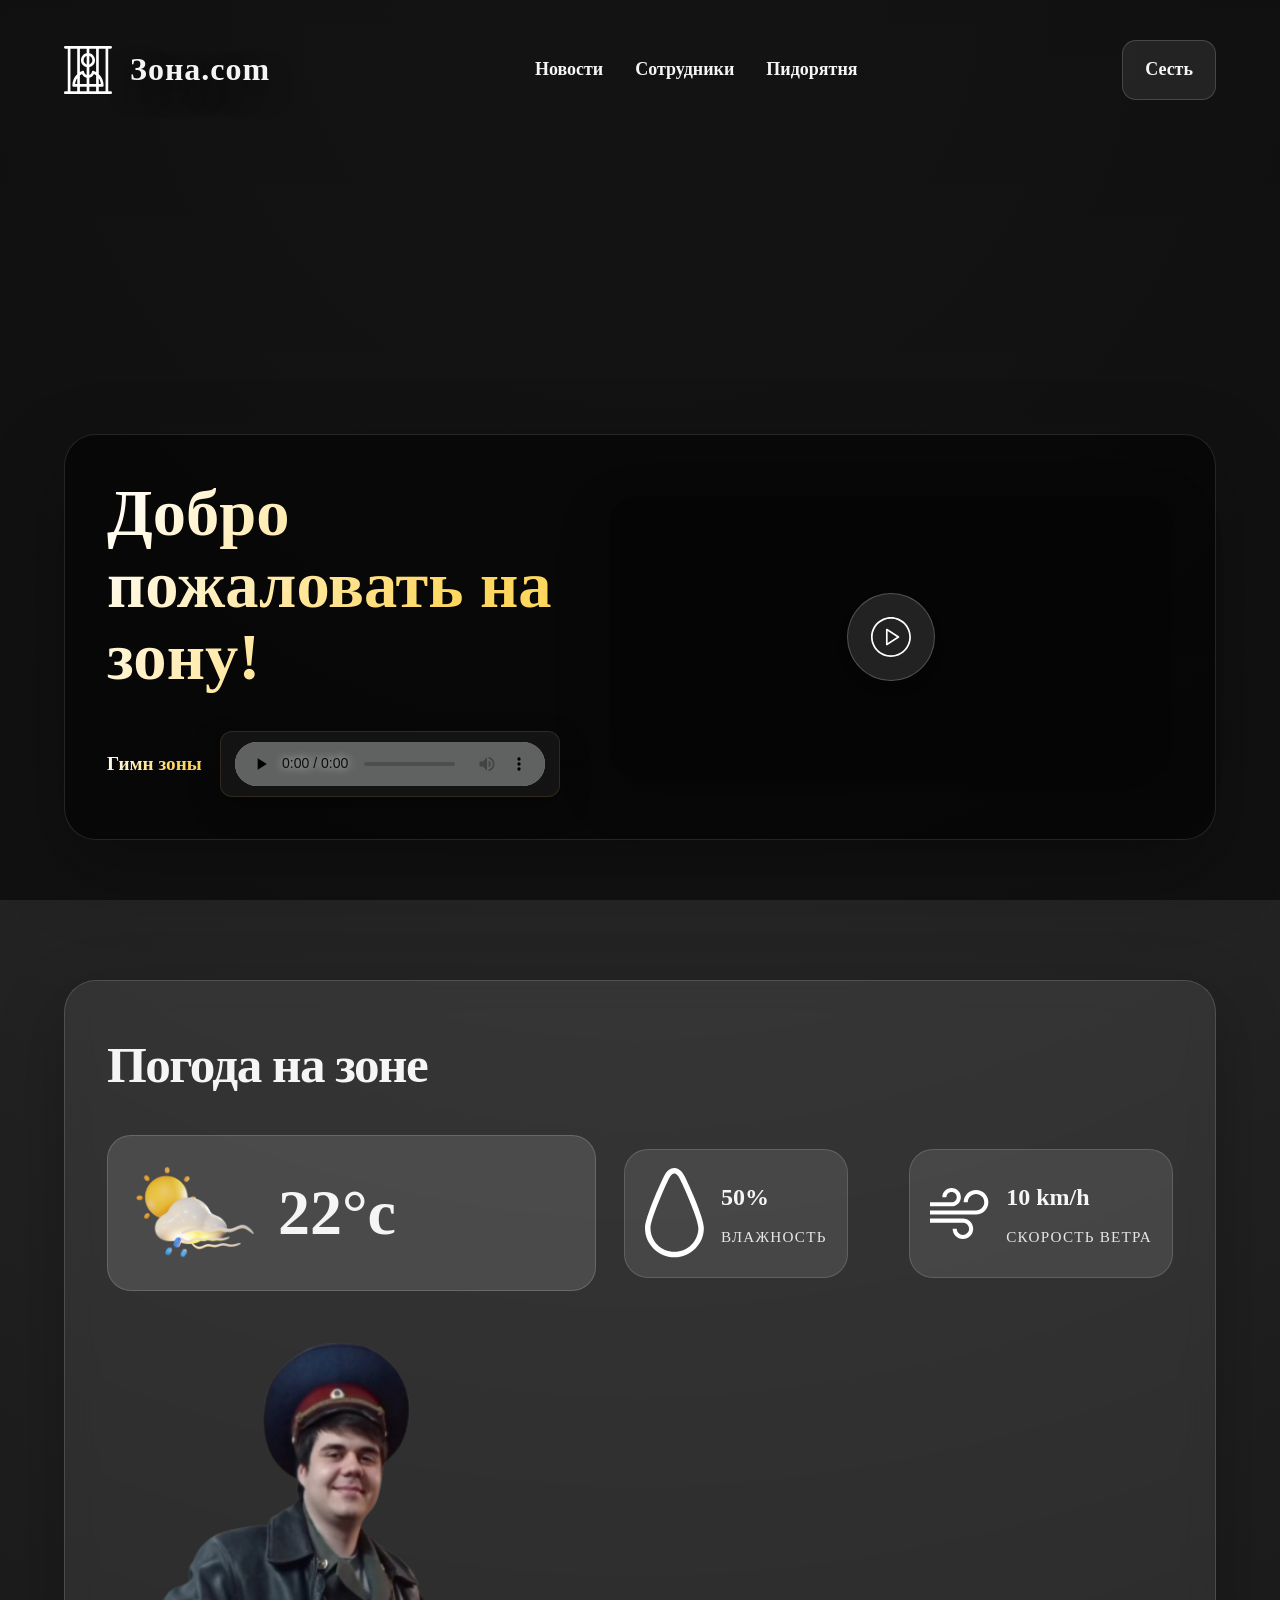
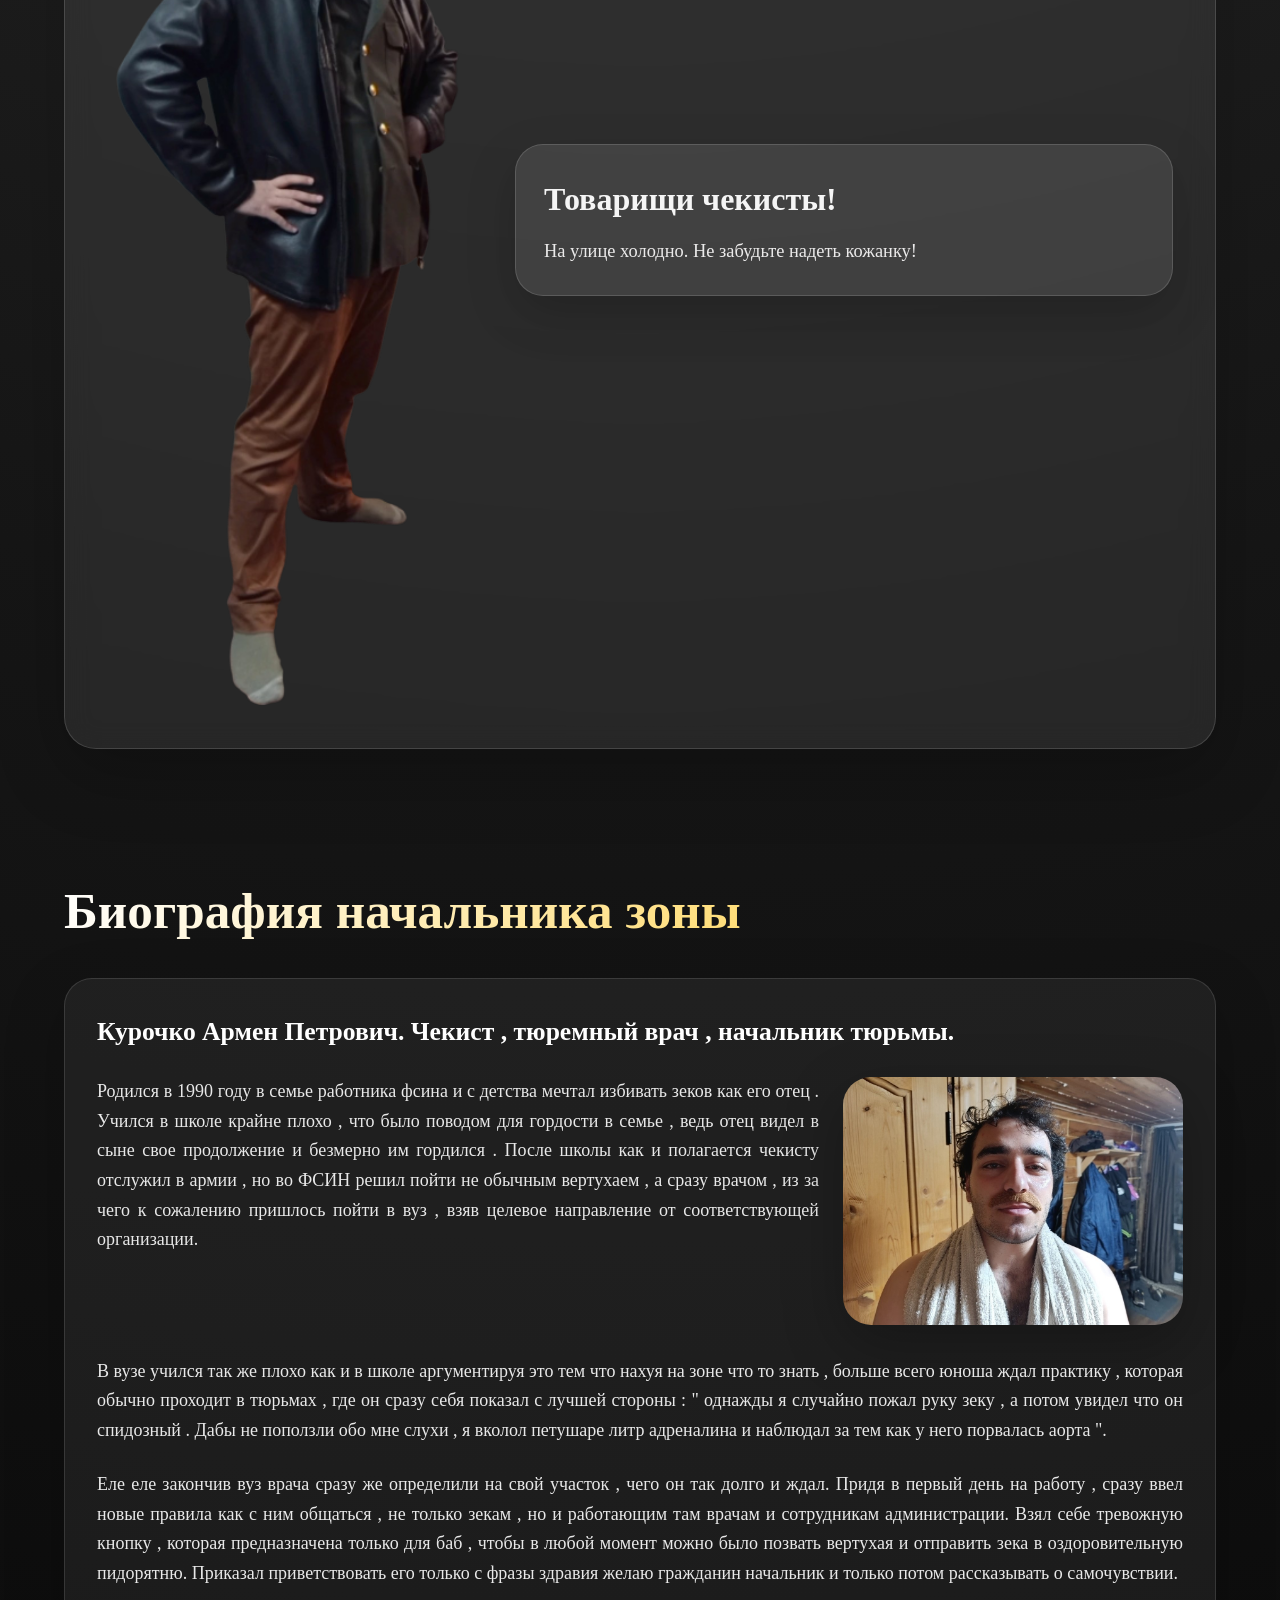
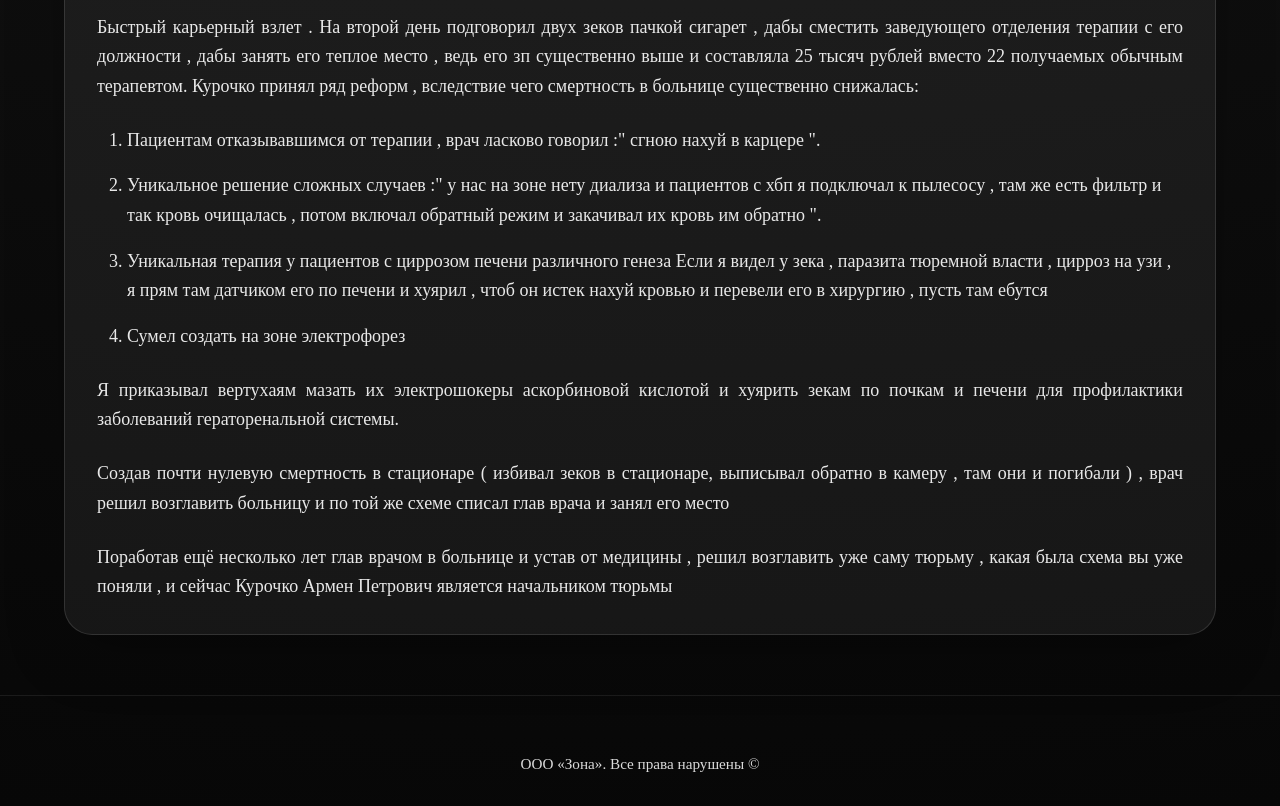
<file: index.html>
<!DOCTYPE html>
<html lang="en">

<head>
    <meta charset="UTF-8">
    <meta name="viewport" content="width=device-width, initial-scale=1.0">
    <title>Зона</title>
    <link rel="stylesheet" href="./css/reset.css">
    <link rel="stylesheet" href="./css/main.css">
    <link rel="stylesheet" href="./css/weather.css">
</head>

<body>
    <header class="header header-h" id="header"></header>

    <main id="home">

        <section class="app" id="weather-widget"></section>

        <section>
            <div class="container">
                <h1 class="bio-title">Биография начальника зоны</h1>
                <div class="bio-text">
                    <h2>Курочко Армен Петрович. Чекист , тюремный врач , начальник тюрьмы.</h2>
                    <div class="text-img">
                        <p>Родился в 1990 году в семье работника фсина и с детства мечтал избивать зеков как его отец .
                            Учился
                            в школе крайне плохо
                            , что было поводом для гордости в семье , ведь отец видел в сыне свое продолжение и безмерно
                            им
                            гордился . После школы
                            как и полагается чекисту отслужил в армии , но во ФСИН решил пойти не обычным вертухаем , а
                            сразу
                            врачом , из за чего к
                            сожалению пришлось пойти в вуз , взяв целевое направление от соответствующей организации.
                        </p>

                        <div class="bio-img-container">
                            <img src="./img/bio-img.jpg" alt="Armen" class="bio-img">
                        </div>

                    </div>


                    <p>В вузе учился так же плохо как и в школе аргументируя это тем что нахуя на зоне что то знать ,
                        больше всего юноша ждал
                        практику , которая обычно проходит в тюрьмах , где он сразу себя показал с лучшей стороны : "
                        однажды я случайно пожал
                        руку зеку , а потом увидел что он спидозный . Дабы не поползли обо мне слухи , я вколол петушаре
                        литр адреналина и
                        наблюдал за тем как у него порвалась аорта ".</p>

                    <p>Еле еле закончив вуз врача сразу же определили на свой участок , чего он так долго и ждал. Придя
                        в
                        первый день на работу
                        , сразу ввел новые правила как с ним общаться , не только зекам , но и работающим там врачам и
                        сотрудникам
                        администрации. Взял себе тревожную кнопку , которая предназначена только для баб , чтобы в любой
                        момент можно было
                        позвать вертухая и отправить зека в оздоровительную пидорятню. Приказал приветствовать его
                        только с
                        фразы здравия желаю
                        гражданин начальник и только потом рассказывать о самочувствии.</p>

                    <p>Быстрый карьерный взлет .
                        На второй день подговорил двух зеков пачкой сигарет , дабы сместить заведующего отделения
                        терапии с
                        его должности , дабы
                        занять его теплое место , ведь его зп существенно выше и составляла 25 тысяч рублей вместо 22
                        получаемых обычным
                        терапевтом. Курочко принял ряд реформ , вследствие чего смертность в больнице существенно
                        снижалась:</p>
                    <ol>
                        <li>Пациентам отказывавшимся от терапии , врач ласково говорил :" сгною нахуй в карцере ".</li>
                        <li>Уникальное решение сложных случаев :" у нас на зоне нету диализа и пациентов с хбп я
                            подключал к
                            пылесосу , там же
                            есть фильтр и так кровь очищалась , потом включал обратный режим и закачивал их кровь им
                            обратно ".</li>
                        <li>Уникальная терапия у пациентов с циррозом печени различного генеза
                            Если я видел у зека , паразита тюремной власти , цирроз на узи , я прям там датчиком его по
                            печени и
                            хуярил , чтоб он
                            истек нахуй кровью и перевели его в хирургию , пусть там ебутся
                        </li>
                        <li>Сумел создать на зоне электрофорез</li>
                    </ol>


                    <p>Я приказывал вертухаям мазать их электрошокеры аскорбиновой кислотой и хуярить зекам по почкам и
                        печени для профилактики
                        заболеваний гераторенальной системы.</p>

                    <p>Создав почти нулевую смертность в стационаре ( избивал зеков в стационаре, выписывал обратно в
                        камеру , там они и
                        погибали ) , врач решил возглавить больницу и по той же схеме списал глав врача и занял его
                        место</p>

                    <p>Поработав ещё несколько лет глав врачом в больнице и устав от медицины , решил возглавить уже
                        саму
                        тюрьму , какая была
                        схема вы уже поняли , и сейчас Курочко Армен Петрович является начальником тюрьмы</p>

                </div>
            </div>
        </section>
        </div>
    </main>

    <footer id="footer" class="footer"></footer>
    <script type="module" src="./js/main1.js"></script>
</body>

</html>
</file>
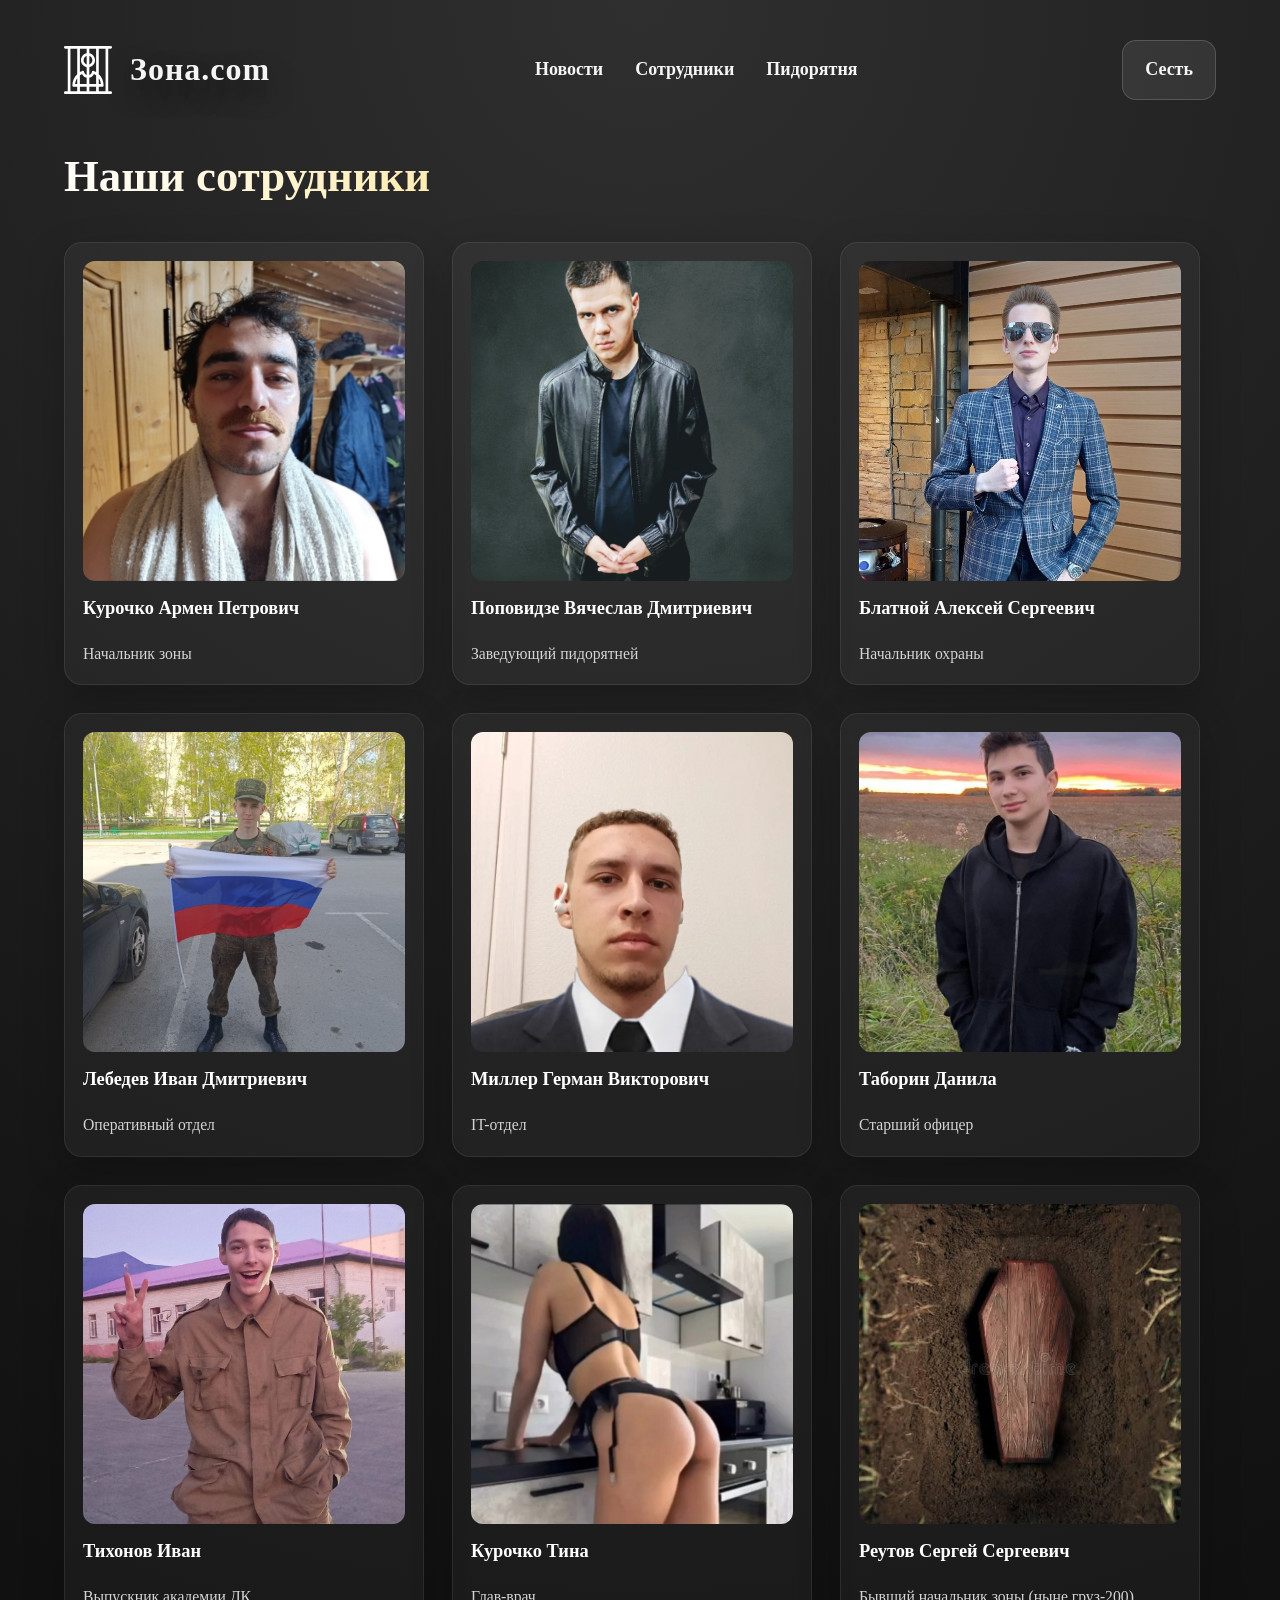
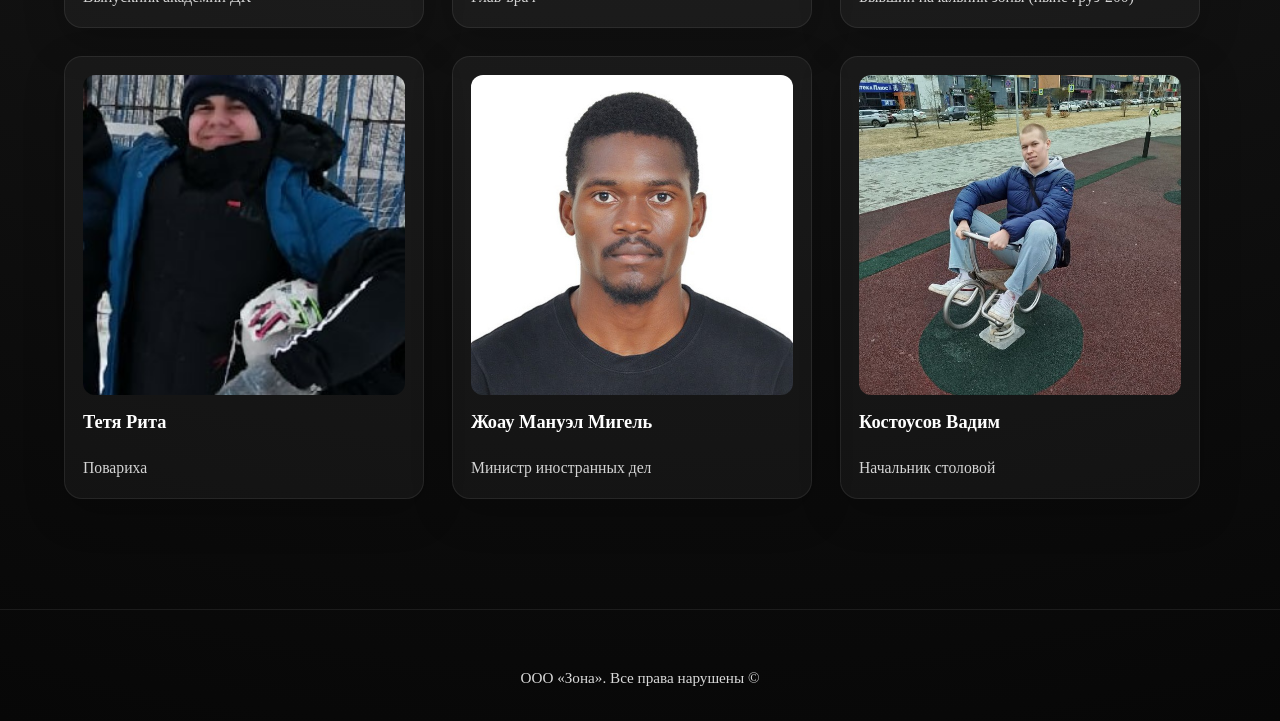
<file: pages/employee.html>
<!DOCTYPE html>
<html lang="en">

<head>
    <meta charset="UTF-8">
    <meta name="viewport" content="width=device-width, initial-scale=1.0">
    <title>Зона</title>
    <link rel="stylesheet" href="../css/reset.css">
    <link rel="stylesheet" href="../css/main.css">
    <link rel="stylesheet" href="../css/weather.css">
    <link rel="stylesheet" href="../css/employee.css">
</head>

<body>
    <header class="header" id="header"></header>

    <main id="employee"></main>

    <footer class="footer" id="footer"></footer>

    <script type="module" src="../js/main1.js"></script>
</body>

</html>
</file>
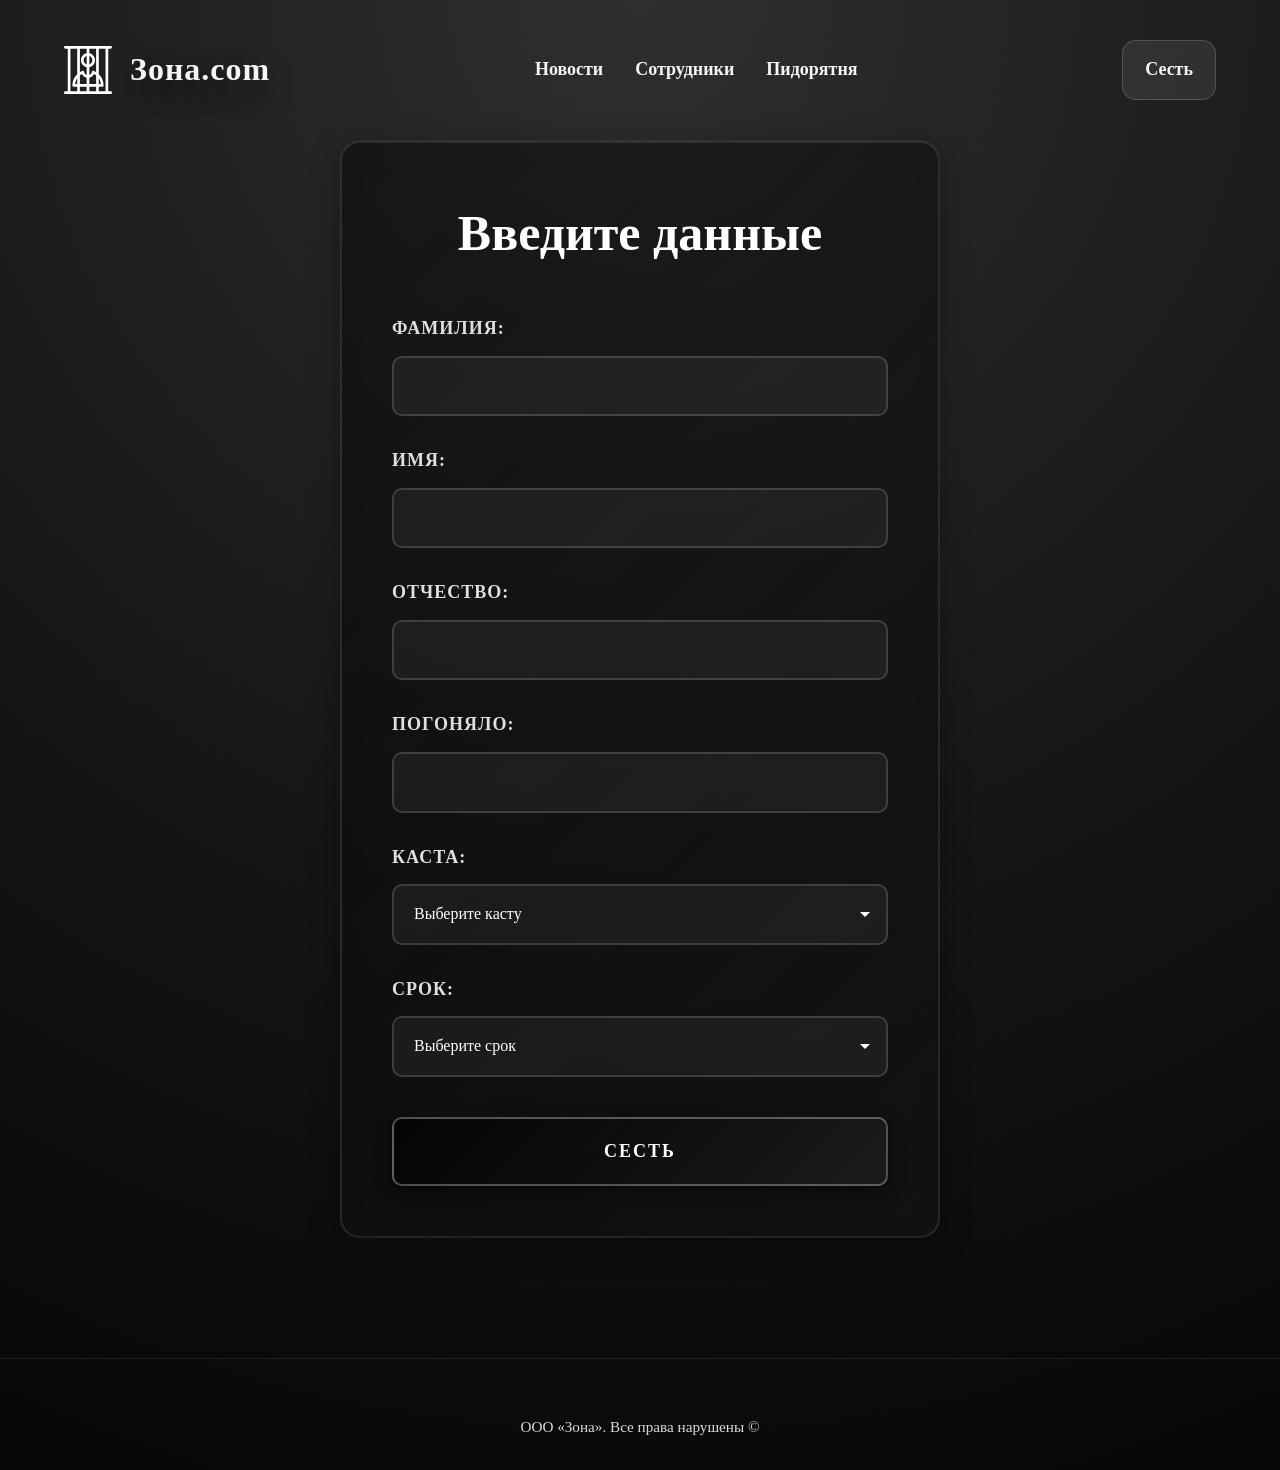
<file: pages/form.html>
<!DOCTYPE html>
<html lang="en">

<head>
    <meta charset="UTF-8">
    <meta name="viewport" content="width=device-width, initial-scale=1.0">
    <title>Зона</title>
    <link rel="stylesheet" href="../css/reset.css">
    <link rel="stylesheet" href="../css/main.css">
    <link rel="stylesheet" href="../css/weather.css">
    <link rel="stylesheet" href="../css/news.css">
    <link rel="stylesheet" href="../css/form.css">
</head>

<body class="page-form">
    <header class="header" id="header"></header>

    <main id="form">
        <section>
            <div class="container">
                <form action="https://formspree.io/f/mjgddger" name="prison-form" method="POST" data-netlify="true"
                    class="form">
                    <h1 class="form-title">Введите данные</h1>

                    <div class="form-line">
                        <label for="surname">Фамилия:</label>
                        <input type="text" id="surname" name="surname" required>
                    </div>

                    <div class="form-line">
                        <label for="name">Имя:</label>
                        <input type="text" id="name" name="name" required>
                    </div>

                    <div class="form-line">
                        <label for="secondName">Отчество:</label>
                        <input type="text" id="secondName" name="secondName">
                    </div>

                    <div class="form-line">
                        <label for="nickname">Погоняло:</label>
                        <input type="text" id="nickname" name="nickname" required>
                    </div>

                    <div class="form-line">
                        <label for="cast">Каста:</label>
                        <select name="cast" id="cast" required>
                            <option value="">Выберите касту</option>
                            <option value="black">«Блатные» («чёрные», положенцы, авторитеты)</option>
                            <option value="gray">«Мужики» («серые»)</option>
                            <option value="red">«Козлы» («красные», «активисты, суки»)</option>
                            <option value="blue">«Петухи» («голубые», «опущенные», «обиженные»)</option>
                        </select>
                    </div>

                    <div class="form-line">
                        <label for="time">Срок:</label>
                        <select name="time" id="time" required>
                            <option value="">Выберите срок</option>
                            <option value="1 год">1 год</option>
                            <option value="3 года">3 года</option>
                            <option value="5 лет">5 лет</option>
                            <option value="10 лет">10 лет</option>
                            <option value="Пожизненно">Пожизненно</option>
                        </select>
                    </div>

                    <button type="submit" class="form-submit">Сесть</button>

                    <div id="message" class="message"></div>
                </form>
            </div>
        </section>
    </main>

    <footer class="footer" id="footer"></footer>
    <script type="module" src="../js/main1.js"></script>
</body>

</html>
</file>
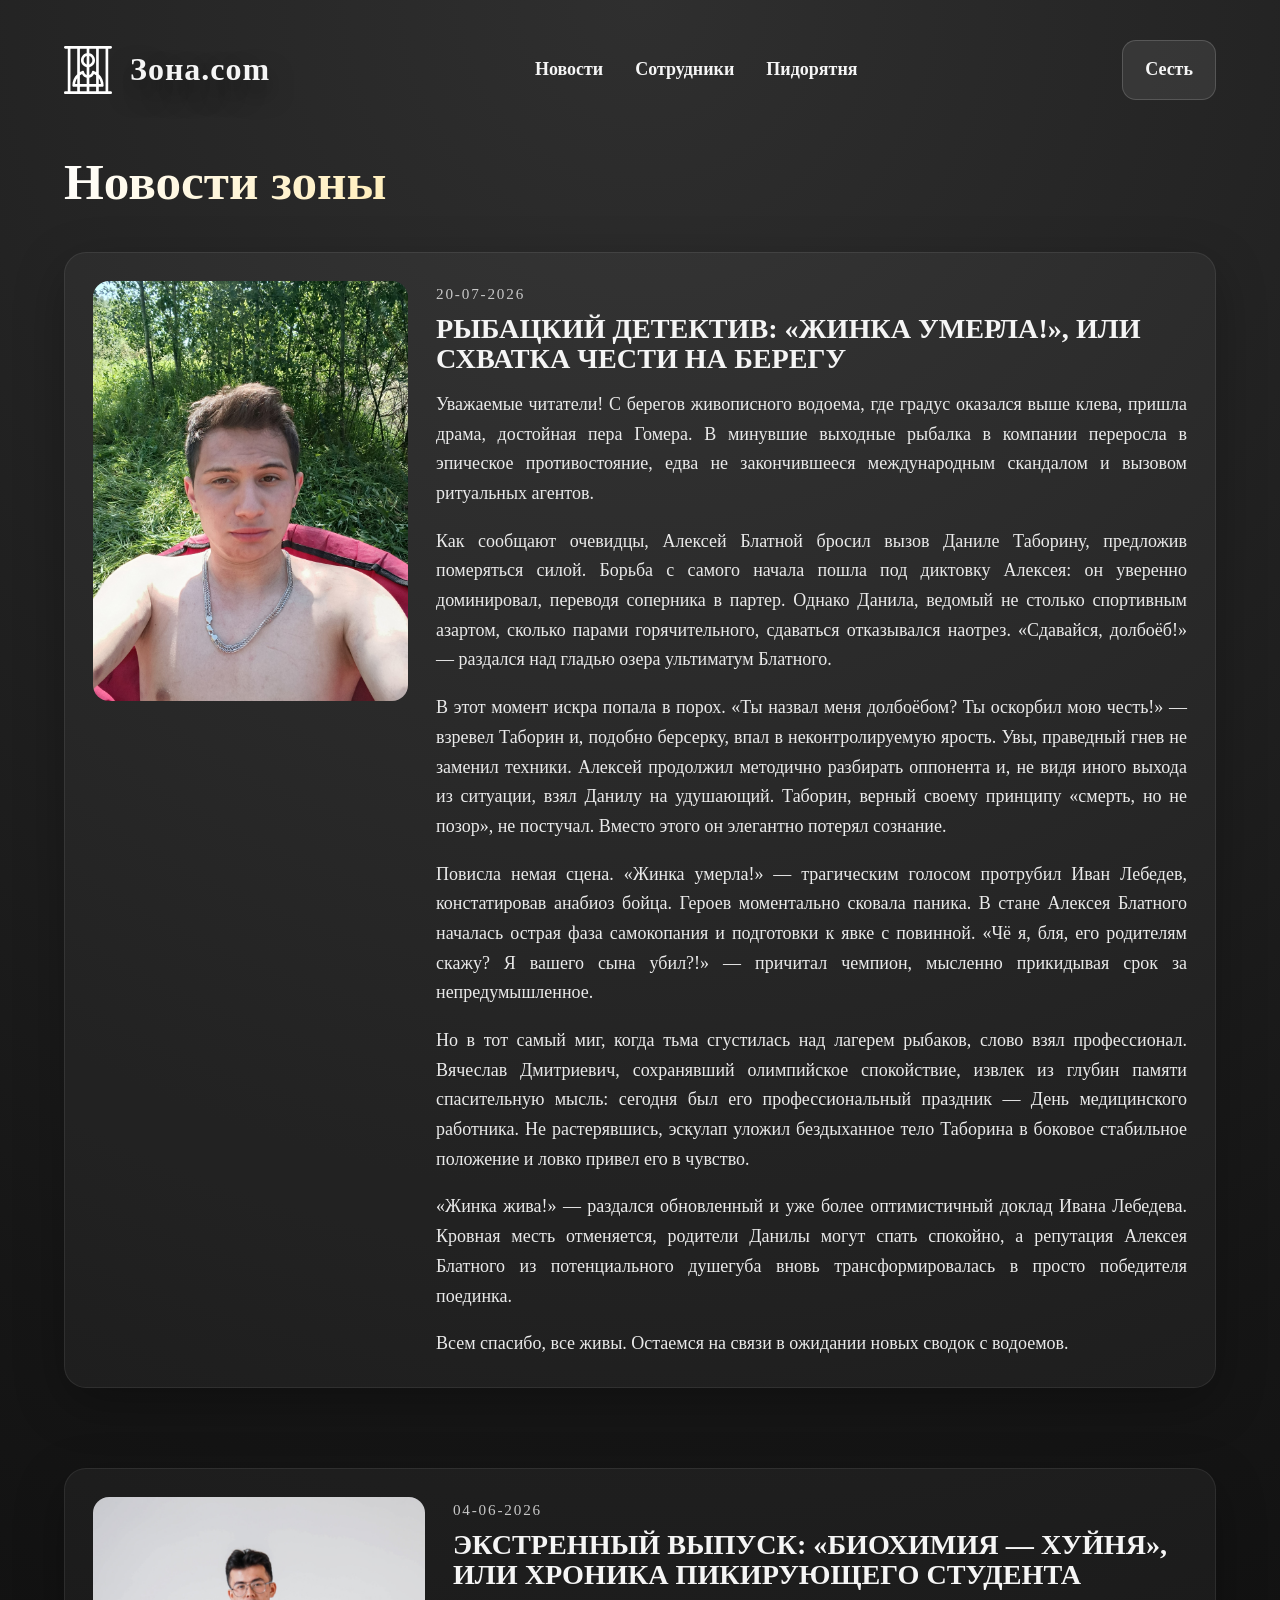
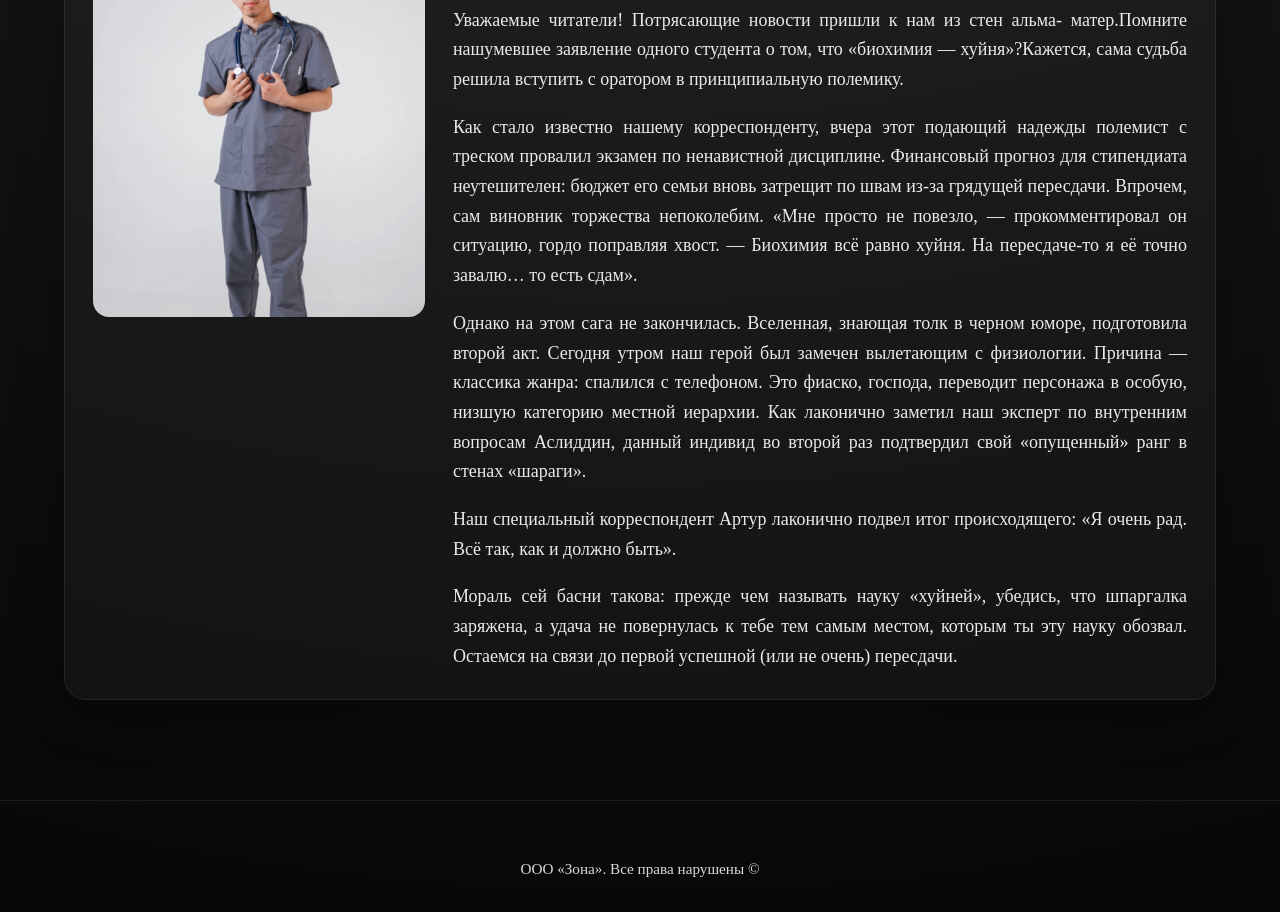
<file: pages/news.html>
<!DOCTYPE html>
<html lang="en">

<head>
    <meta charset="UTF-8">
    <meta name="viewport" content="width=device-width, initial-scale=1.0">
    <title>Зона</title>
    <link rel="stylesheet" href="../css/reset.css">
    <link rel="stylesheet" href="../css/main.css">
    <link rel="stylesheet" href="../css/weather.css">
    <link rel="stylesheet" href="../css/news.css">
</head>

<body>
    <header class="header" id="header"></header>

    <main id="news"></main>

    <footer class="footer" id="footer"></footer>
    <script type="module" src="../js/main1.js"></script>
</body>

</html>
</file>
<file: css/main.css>
*,
*::before,
*::after {
    box-sizing: border-box;
}

html,
body {
    margin: 0;
    padding: 0;
    min-height: 100%;
}

body {
    font-family: Georgia, 'Times New Roman', Times, serif;
    font-size: 18px;
    line-height: 1.65;
    font-weight: 500;
    color: #f5f5f5;
    background: radial-gradient(circle at top, #2f2f2f 0%, #161616 55%, #070707 100%);
}

a {
    color: inherit;
    text-decoration: none;
}

img {
    max-width: 100%;
    display: block;
}

button,
input,
select {
    font: inherit;
}

/* HEADER */

.header {
    background-image: linear-gradient(rgba(0, 0, 0, 0.588), rgba(0, 0, 0, 0.533)), url('https://avatars.mds.yandex.net/i?id=0052e445985fc581bc419fad2e27805e_l-5161061-images-thumbs&n=13');
    background-size: cover;
    background-position: center;
    background-repeat: no-repeat;
    /* min-height: 100vh; */
    display: flex;
    flex-direction: column;
    justify-content: space-between;
}

.header-h {
    min-height: 100vh;
}

.header-row {
    width: min(1160px, 90%);
    margin: 0 auto;
    padding: 40px 0;
    display: flex;
    align-items: center;
    justify-content: space-between;
    gap: 24px;
    flex-wrap: wrap;
}

.header-title {
    display: flex;
    align-items: center;
    gap: 18px;
}

.header-title-img {
    width: 48px;
}

.header-title-text {
    font-size: clamp(1.8rem, 2.5vw, 2.8rem);
    font-weight: 800;
    letter-spacing: 1px;
    text-shadow: 0 12px 24px rgba(0, 0, 0, 0.5);
}

.header-nav ul {
    display: flex;
    flex-wrap: wrap;
    gap: 32px;
    margin: 0;
    padding: 0;
    list-style: none;
}

.header-nav a {
    color: #f5f5f5;
    font-weight: 600;
    transition: color 0.25s ease, transform 0.25s ease;
}

.header-nav a:hover {
    color: #ffd85f;
    transform: translateY(-3px);
}

.header-btn {
    display: inline-flex;
}

.btn {
    display: inline-flex;
    align-items: center;
    justify-content: center;
    padding: 14px 22px;
    border-radius: 14px;
    border: 1px solid rgba(255, 255, 255, 0.16);
    background-color: rgba(255, 255, 255, 0.08);
    color: #ffffff;
    font-weight: 700;
    transition: transform 0.25s ease, background-color 0.25s ease, border-color 0.25s ease;
}

.btn:hover {
    background-color: rgba(255, 216, 95, 0.18);
    border-color: rgba(255, 216, 95, 0.35);
    transform: translateY(-2px);
}

/* MAIN */

.container {
    width: min(1160px, 90%);
    margin: 0 auto;
    padding-bottom: 60px;
}

.card {
    display: grid;
    grid-template-columns: minmax(280px, 1fr) minmax(320px, 1.2fr);
    gap: 32px;
    align-items: center;
    background: rgba(0, 0, 0, 0.555);
    border: 1px solid rgba(255, 255, 255, 0.12);
    border-radius: 32px;
    padding: 42px;
    box-shadow: 0 28px 80px rgba(0, 0, 0, 0.28);
    /* backdrop-filter: blur(12px); */
    overflow: visible;
}

.card-title {
    margin: 0;
    font-size: clamp(2.6rem, 5.2vw, 4.4rem);
    line-height: 1.08;
    font-weight: 800;
    position: relative;
    z-index: 3;
    padding-bottom: 6px;
    background: linear-gradient(120deg, #ffffff, #ffd75f 70%);
    -webkit-background-clip: text;
    -webkit-text-fill-color: transparent;
    display: block;
    max-width: 100%;
    white-space: normal;
    overflow-wrap: break-word;
    word-break: break-word;
}

/* Гимн зоны */
.gimn-container {
    display: flex;
    align-items: center;
    gap: 18px;
    margin-top: 18px;
}

.gimn-title {
    font-size: clamp(1rem, 1.6vw, 1.2rem);
    font-weight: 800;
    color: #fff;
    background: linear-gradient(120deg, #ffffff, #ffd75f 70%);
    -webkit-background-clip: text;
    -webkit-text-fill-color: transparent;
}

.gimn-wrap {
    display: flex;
    align-items: center;
    justify-content: space-between;
    width: 340px;
    max-width: 100%;
    background: rgba(255, 255, 255, 0.05);
    border: 1px solid rgba(255, 215, 95, 0.12);
    border-radius: 12px;
    padding: 10px 14px;
    box-shadow: 0 12px 30px rgba(0, 0, 0, 0.28);
    min-height: 56px;
    z-index: 4;
}

.gimn {
    width: 100%;
    height: 44px;
    display: block;
}

/* small tweaks for WebKit controls (Firefox ignores) */
audio.gimn::-webkit-media-controls-panel {
    background: rgba(0, 0, 0, 0.6);
    border-radius: 8px;
}

@media (max-width: 700px) {
    .gimn-container {
        flex-direction: column;
        align-items: stretch;
        gap: 12px;
        margin-top: 14px;
    }

    .gimn-wrap {
        width: 100%;
    }

    .gimn-title {
        font-size: 1rem;
    }
}

.video-container {
    position: relative;
    border-radius: 28px;
    overflow: hidden;
    min-height: 280px;
    box-shadow: 0 18px 50px rgba(0, 0, 0, 0.26);
    z-index: 1;
}

.video {
    width: 100%;
    height: auto;
    display: block;
}

.overlay {
    position: absolute;
    inset: 0;
    display: flex;
    align-items: center;
    justify-content: center;
    background: rgba(0, 0, 0, 0.32);
}

.overlay.hidden {
    opacity: 0;
    visibility: hidden;
    pointer-events: none;
    transition: opacity 160ms ease, visibility 160ms ease;
}

.video-button {
    width: 88px;
    height: 88px;
    border-radius: 50%;
    background: rgba(255, 255, 255, 0.12);
    border: 1px solid rgba(255, 255, 255, 0.22);
    display: inline-flex;
    align-items: center;
    justify-content: center;
    cursor: pointer;
    transition: transform 0.25s ease, background-color 0.25s ease;
}

.video-button:hover {
    background: rgba(255, 255, 255, 0.22);
    transform: scale(1.05);
}

.btn-icon {
    width: 40px;
    height: auto;
    filter: drop-shadow(0 8px 20px rgba(0, 0, 0, 0.35));
}

.bio-title {
    font-size: clamp(3rem, 4vw, 4.4rem);
    font-weight: 800;
    margin-top: 0;
    margin-bottom: 24px;
    background: linear-gradient(120deg, #ffffff, #ffd75f 70%);
    -webkit-background-clip: text;
    -webkit-text-fill-color: transparent;
}

.bio-text {
    background: rgba(255, 255, 255, 0.06);
    border: 1px solid rgba(255, 255, 255, 0.12);
    border-radius: 28px;
    padding: 32px;
    box-shadow: 0 20px 60px rgba(0, 0, 0, 0.22);
    color: #e8e8e8;
}

.bio-text h2 {
    font-size: 1.6rem;
    font-weight: 700;
    margin-bottom: 24px;
    color: #fff;
}

.bio-text p {
    margin: 0 0 24px;
    text-align: justify;
}

.bio-text p:last-child {
    margin-bottom: 0;
}

.bio-text ol {
    padding-left: 30px;
    margin: 0 0 24px;
}

.bio-text li {
    margin-bottom: 16px;
}

.text-img {
    display: flex;
    align-items: flex-start;
    gap: 24px;
    flex-wrap: wrap;
    margin-bottom: 32px;
}

.text-img p {
    flex: 1 1 320px;
}

.bio-img-container {
    flex: 0 0 340px;
}

.bio-img {
    width: 100%;
    height: auto;
    border-radius: 28px;
    object-fit: cover;
    box-shadow: 0 20px 60px rgba(0, 0, 0, 0.26);
}

.footer {
    text-align: center;
    color: #dadada;
    padding: 30px 0;
    font-size: 0.95rem;
    border-top: 1px solid rgba(255, 255, 255, 0.08);
}

@media (max-width: 960px) {
    .card {
        grid-template-columns: 1fr;
        padding: 32px;
    }

    .video-container {
        min-height: 260px;
    }
}

@media (max-width: 700px) {
    .header-nav ul {
        gap: 18px;
        justify-content: center;
    }

    .btn {
        width: 100%;
    }

    /* Ensure header button stretches full width on all pages and markup variants */
    .header-row {
        align-items: center;
    }

    .header-row .header-btn {
        flex-basis: 100%;
        width: 100%;
        display: block;
        margin-top: 12px;
    }

    .header-row .header-btn .btn,
    .header-row a.btn {
        width: 100% !important;
        display: inline-flex;
        justify-content: center;
    }

    .text-img {
        flex-direction: column;
    }

    .bio-img-container {
        width: 100%;
    }

    .video-container {
        min-height: 220px;
        border-radius: 22px;
    }

    .video-button {
        width: 64px;
        height: 64px;
    }

    .btn-icon {
        width: 28px;
    }
}

.card-left {
    display: flex;
    flex-direction: column;
    gap: 14px;
    align-items: flex-start;
}

@media (max-width: 960px) {
    .card-left {
        align-items: stretch;
    }
}
</file>
<file: css/weather.css>
.app {
    display: flex;
    justify-content: center;
    padding: 0 0 60px;
}

.weather {
    margin-top: 80px;
    width: 100%;
    max-width: 1160px;
    background: rgba(255, 255, 255, 0.08);
    border: 1px solid rgba(255, 255, 255, 0.14);
    border-radius: 32px;
    padding: 42px;
    box-shadow: 0 24px 70px rgba(0, 0, 0, 0.24);
    backdrop-filter: blur(14px);
}

.app-title {
    margin: 0 0 28px;
    font-size: clamp(2.8rem, 4vw, 3.8rem);
    font-weight: 800;
    letter-spacing: -0.03em;
}

.weather-content {
    display: flex;
    flex-wrap: wrap;
    gap: 28px;
    justify-content: space-between;
    align-items: center;
}

.weather__info {
    display: flex;
    align-items: center;
    gap: 24px;
    flex: 1 1 320px;
    min-width: 280px;
    padding: 24px 26px;
    border-radius: 24px;
    background: rgba(255, 255, 255, 0.12);
    border: 1px solid rgba(255, 255, 255, 0.16);
}

.weather__img {
    width: 120px;
}

.weather__temp {
    font-size: clamp(3rem, 5vw, 5rem);
    font-weight: 800;
}

.weather-details-container {
    display: flex;
    flex-wrap: wrap;
    gap: 18px;
    flex: 1 1 380px;
    justify-content: space-between;
}

.weather__details {
    display: flex;
    align-items: center;
    gap: 16px;
    min-width: 180px;
    padding: 18px 20px;
    border-radius: 24px;
    background: rgba(255, 255, 255, 0.1);
    border: 1px solid rgba(255, 255, 255, 0.14);
}

.details__img {
    width: 60px;
}

.weather__info-container {
    display: flex;
    flex-direction: column;
    gap: 6px;
}

.details__value {
    font-size: 1.5rem;
    font-weight: 700;
}

.details__title {
    font-size: 0.95rem;
    text-transform: uppercase;
    letter-spacing: 0.08em;
    color: #e7e7e7;
}

.weather-content-bottom {
    margin-top: 42px;
    display: flex;
    flex-wrap: wrap;
    gap: 28px;
    align-items: center;
    justify-content: space-between;
}

.koj {
    width: 100%;
    max-width: 380px;
}

.weather-message {
    flex: 1 1 420px;
    min-width: 260px;
    padding: 28px;
    border-radius: 28px;
    background: rgba(255, 255, 255, 0.1);
    border: 1px solid rgba(255, 255, 255, 0.14);
    box-shadow: 0 18px 50px rgba(0, 0, 0, 0.2);
}

.weather-message-hello {
    margin: 0 0 12px;
    font-size: 2rem;
    font-weight: 800;
}

.weather-message-text {
    margin: 0;
    font-size: 1.15rem;
    color: #ebeaea;
    line-height: 1.6;
}

@media (max-width: 960px) {
    .weather-content {
        flex-direction: column;
        align-items: stretch;
    }

    .weather-details-container {
        justify-content: space-between;
    }

    .weather-content-bottom {
        justify-content: center;
    }
}

@media (max-width: 680px) {
    .weather {
        padding: 28px;
    }

    .app-title {
        font-size: 2.5rem;
    }

    .weather__img {
        width: 100px;
    }
}
</file>
<file: css/employee.css>
.header {
    background: none;
    height: auto;
}

.employee-container {
    display: grid;
    grid-template-columns: repeat(auto-fit, minmax(240px, 360px));
    gap: 28px;
    padding-bottom: 50px;
    grid-auto-rows: 1fr;
    justify-items: center;
}

.employee-title {
    font-size: clamp(2.4rem, 3.5vw, 3.6rem);
    font-weight: 800;
    margin-bottom: 28px;
    background: linear-gradient(120deg, #ffffff, #ffd75f 70%);
    -webkit-background-clip: text;
    -webkit-text-fill-color: transparent;
}

.employee-card {
    background: rgba(255, 255, 255, 0.04);
    border: 1px solid rgba(255, 255, 255, 0.08);
    border-radius: 18px;
    padding: 18px;
    transition: transform 0.28s ease, box-shadow 0.28s ease;
    box-shadow: 0 14px 40px rgba(0, 0, 0, 0.22);
    display: flex;
    flex-direction: column;
    gap: 12px;
    height: 100%;
    min-height: 0;
    width: 100%;
    max-width: 360px;
}

.employee-card:hover {
    transform: translateY(-8px);
    box-shadow: 0 24px 60px rgba(0, 0, 0, 0.32);
    border-color: rgba(255, 255, 255, 0.14);
}

.employee-img {
    width: 100%;
    height: 320px;
    object-fit: cover;
    border-radius: 12px;
}

.employee-name {
    font-size: 1.15rem;
    font-weight: 700;
    margin-bottom: 6px;
    color: #ffffff;
}

.employee-info {
    color: #d4d4d4;
    line-height: 1.6;
    font-size: 0.98rem;
}

@media (max-width: 640px) {
    .employee-img {
        height: 350px;
    }

    .employee-card {
        padding: 14px;
    }
}
</file>
<file: css/news.css>
.header {
    background: none;
    height: auto;
}

.news-title-big {
    font-size: clamp(2.6rem, 4vw, 3.8rem);
    font-weight: 800;
    margin-bottom: 28px;
    background: linear-gradient(120deg, #ffffff, #ffd75f 70%);
    -webkit-background-clip: text;
    -webkit-text-fill-color: transparent;
}

.news {
    margin-bottom: 40px;
}

.news-card {
    display: flex;
    flex-wrap: wrap;
    gap: 28px;
    padding: 28px;
    background: rgba(255, 255, 255, 0.04);
    border: 1px solid rgba(255, 255, 255, 0.08);
    border-radius: 22px;
    box-shadow: 0 16px 50px rgba(0, 0, 0, 0.28);
    align-items: center;
}

.news-card + .news-card {
    margin-top: 80px;
}

.news-img {
    flex: 0 0 auto;
    width: auto;
    max-width: 520px;
    height: auto;
    max-height: 420px;
    object-fit: contain;
    border-radius: 16px;
    align-self: flex-start;
    object-position: top center;
    display: block;
}

.news-content {
    flex: 1 1 380px;
    display: flex;
    flex-direction: column;
    gap: 16px;
}

.news-title-row {
    display: flex;
    flex-direction: column;
    gap: 8px;
}

.news-title {
    font-size: clamp(1.4rem, 2.2vw, 1.9rem);
    font-weight: 800;
    margin: 0;
    line-height: 1.06;
}

.news-date {
    margin: 0;
    color: #c7c7c7;
    font-size: 0.95rem;
    letter-spacing: 0.12em;
    text-transform: uppercase;
}

.news-text p {
    margin: 0;
    color: #eaeaea;
    text-align: justify;
}

.news-text p+p {
    margin-top: 18px;
}

@media (max-width: 920px) {
    .news-card {
        flex-direction: column;
        padding: 20px;
    }

    .news-img {
        max-width: 100%;
        width: 100%;
        height: auto;
    }
}
</file>
<file: css/form.css>
.form-title {
    font-size: 50px;
    font-weight: 700;
    margin-bottom: 40px;
    text-align: center;
    background: #ffffff;
    -webkit-background-clip: text;
    -webkit-text-fill-color: transparent;
    background-clip: text;
    /* text-shadow: 0 2px 10px rgba(0, 0, 0, 0.5); */
}

.form-line {
    display: flex;
    flex-direction: column;
    gap: 12px;
}

.form-line+.form-line {
    margin-top: 30px;
}

.form {
    margin-bottom: 60px;
    background: linear-gradient(135deg, rgba(0, 0, 0, 0.4), rgba(20, 20, 20, 0.6));
    padding: 50px;
    border-radius: 20px;
    border: 2px solid rgba(255, 255, 255, 0.1);
    backdrop-filter: blur(10px);
    box-shadow: 0 8px 32px rgba(0, 0, 0, 0.3), inset 0 1px 0 rgba(255, 255, 255, 0.1);
    max-width: 600px;
    margin-left: auto;
    margin-right: auto;
}

.form label {
    font-size: 18px;
    font-weight: 600;
    color: #e0e0e0;
    text-transform: uppercase;
    letter-spacing: 1px;
    transition: color 0.3s ease;
}

.form label:hover {
    color: #ffffff;
    text-shadow: 0 0 10px rgba(255, 255, 255, 0.3);
}

.form input,
.form select {
    padding: 15px 20px;
    background-color: rgba(255, 255, 255, 0.05);
    border: 2px solid rgba(255, 255, 255, 0.15);
    border-radius: 10px;
    color: white;
    font-size: 16px;
    font-family: Georgia, 'Times New Roman', Times, serif;
    transition: all 0.3s ease;
    outline: none;
}

.form input::placeholder {
    color: rgba(255, 255, 255, 0.4);
}

.form input:focus,
.form select:focus {
    background-color: rgba(255, 255, 255, 0.1);
    border-color: rgba(255, 255, 255, 0.5);
    box-shadow: 0 0 15px rgba(255, 255, 255, 0.2), inset 0 0 10px rgba(255, 255, 255, 0.05);
    transform: translateY(-2px);
}

.form input:hover,
.form select:hover {
    background-color: rgba(255, 255, 255, 0.08);
    border-color: rgba(255, 255, 255, 0.3);
}

.form select {
    cursor: pointer;
    appearance: none;
    background-image: url("data:image/svg+xml,%3Csvg xmlns='http://www.w3.org/2000/svg' width='12' height='12' viewBox='0 0 12 12'%3E%3Cpath fill='%23ffffff' d='M6 9L1 4h10z'/%3E%3C/svg%3E");
    background-repeat: no-repeat;
    background-position: right 15px center;
    padding-right: 40px;
}

.form select option {
    background-color: #333333;
    color: white;
}

.form-submit {
    width: 100%;
    margin-top: 40px;
    padding: 18px;
    background: linear-gradient(135deg, rgba(0, 0, 0, 0.7), rgba(30, 30, 30, 0.8));
    border: 2px solid rgba(255, 255, 255, 0.3);
    border-radius: 10px;
    color: white;
    font-size: 18px;
    font-weight: 700;
    text-transform: uppercase;
    letter-spacing: 2px;
    cursor: pointer;
    transition: all 0.4s ease;
    box-shadow: 0 4px 15px rgba(0, 0, 0, 0.5);
}

.form-submit:hover {
    background: linear-gradient(135deg, rgba(50, 50, 50, 0.9), rgba(60, 60, 60, 0.95));
    border-color: rgba(255, 255, 255, 0.6);
    box-shadow: 0 6px 25px rgba(0, 0, 0, 0.7), 0 0 20px rgba(255, 255, 255, 0.1);
    transform: translateY(-3px);
}

.form-submit:active {
    transform: translateY(-1px);
    box-shadow: 0 4px 15px rgba(0, 0, 0, 0.5);
}

.message {
    margin-top: 20px;
    padding: 15px;
    background-color: rgba(255, 255, 255, 0.1);
    border: 2px solid rgba(255, 255, 255, 0.3);
    border-radius: 10px;
    color: #e0e0e0;
    font-size: 16px;
    text-align: center;
    display: none;
}

/* Responsive for form page */
@media (max-width: 700px) {
    .form {
        padding: 20px;
        max-width: 92%;
        margin-left: auto;
        margin-right: auto;
    }

    .form-title {
        font-size: clamp(1.6rem, 5vw, 2rem);
        margin-bottom: 18px;
    }

    .form-line+.form-line {
        margin-top: 18px;
    }

    .form label {
        font-size: 14px;
    }

    .form input,
    .form select {
        padding: 12px 14px;
        font-size: 15px;
    }

    .form-submit {
        padding: 14px;
        margin-top: 20px;
        font-size: 16px;
    }

    .message {
        font-size: 14px;
        padding: 12px;
    }
}

@media (max-width: 420px) {
    .form {
        padding: 14px;
        max-width: 96%;
    }

    .form-title {
        font-size: 1.4rem;
    }

    .form input,
    .form select {
        padding: 10px 12px;
    }

    .form-submit {
        padding: 12px;
        font-size: 15px;
    }
}

/* Hide header button on form page in mobile layout */
@media (max-width: 700px) {
    .page-form .header-row .btn {
        display: none !important;
    }

    .page-form .header-row .header-btn {
        display: none !important;
    }
}
</file>
